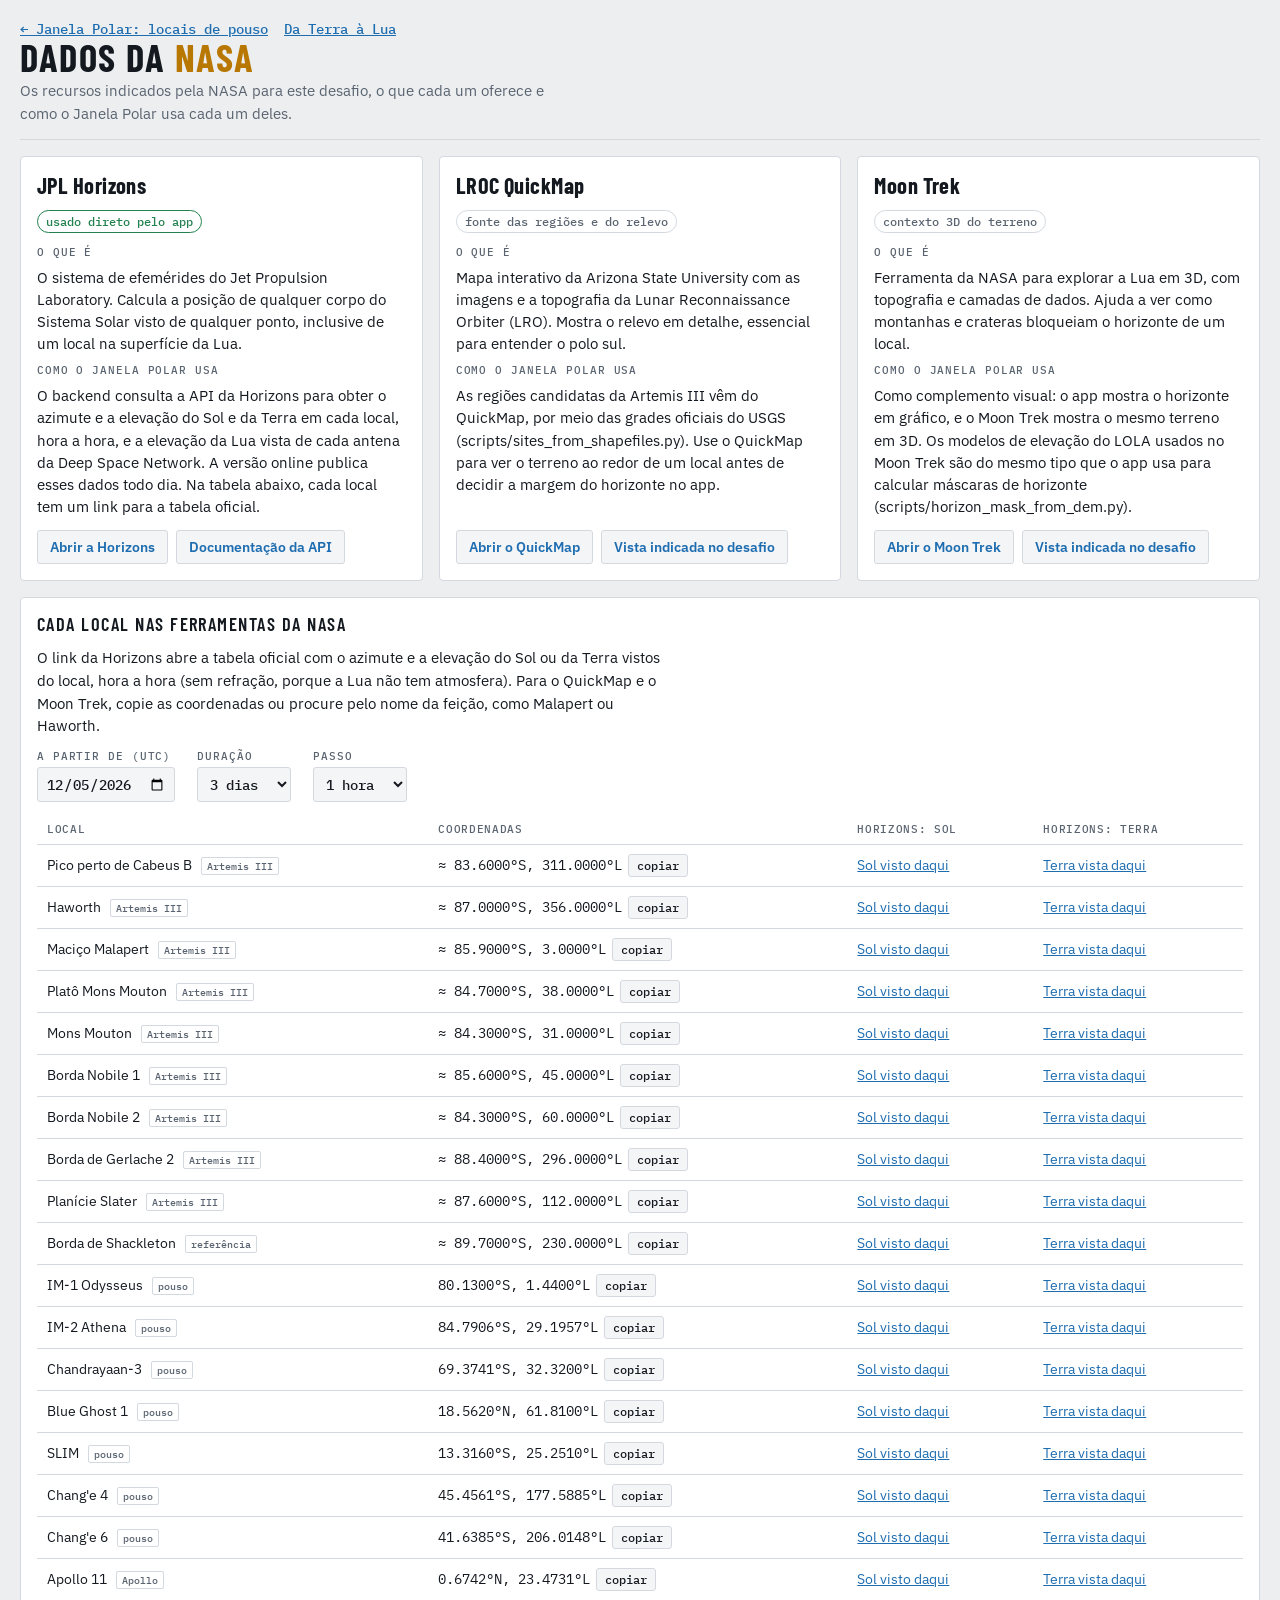
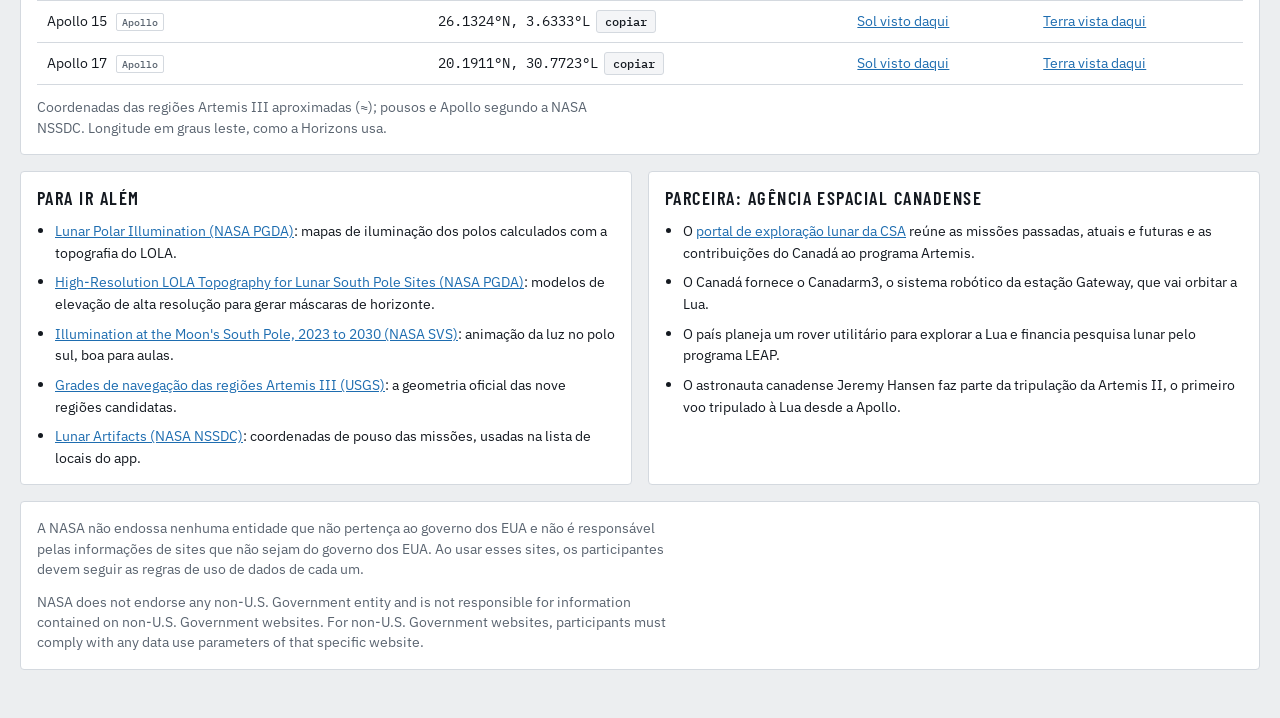
<file: frontend/dados-nasa.html>
<!doctype html>
<html lang="pt-BR">
<head>
<meta charset="utf-8">
<meta name="viewport" content="width=device-width, initial-scale=1, viewport-fit=cover">
<title>Dados da NASA · Janela Polar</title>
<meta name="description" content="Os recursos da NASA usados pelo Janela Polar e atalhos para abrir cada local na JPL Horizons, no QuickMap e no Moon Trek.">
<link rel="icon" href="data:image/svg+xml,%3Csvg xmlns=%22http://www.w3.org/2000/svg%22 viewBox=%220 0 16 16%22%3E%3Ccircle cx=%228%22 cy=%228%22 r=%227%22 fill=%22%23b8b2a6%22/%3E%3Cpath d=%22M8 1a7 7 0 0 0 0 14z%22 fill=%22%2307090c%22/%3E%3C/svg%3E">
<link rel="preconnect" href="https://fonts.googleapis.com">
<link rel="preconnect" href="https://fonts.gstatic.com" crossorigin>
<link rel="stylesheet" href="https://fonts.googleapis.com/css2?family=Barlow+Condensed:wght@500;600;700&family=IBM+Plex+Mono:wght@400;500&family=IBM+Plex+Sans:wght@400;500;600&display=swap">
<link rel="stylesheet" href="css/app.css">
<style>
/* Estilos só desta página; cores e tipografia vêm de css/app.css */
.nav{display:flex;flex-wrap:wrap;gap:6px 16px;font:500 .85rem var(--f-mono)}
.nav a,.res a,.more a,td a{color:var(--earth)}
.res{display:grid;grid-template-columns:repeat(auto-fit,minmax(260px,1fr));gap:16px}
.res .card h3{font:700 1.4rem/1.1 var(--f-display);margin:0;letter-spacing:.02em}
.res dl{margin:0;display:flex;flex-direction:column;gap:8px;font-size:.92rem}
.res dt{font:500 .7rem var(--f-mono);letter-spacing:.08em;text-transform:uppercase;color:var(--muted)}
.res dd{margin:0;max-width:62ch}
.res .links{display:flex;flex-wrap:wrap;gap:8px;margin-top:auto}
.pill{font:500 .72rem var(--f-mono);padding:3px 8px;border-radius:999px;border:1px solid var(--line);color:var(--muted);align-self:flex-start}
.pill.direct{color:var(--both);border-color:var(--both)}
.coord{font-family:var(--f-mono);font-variant-numeric:tabular-nums}
.copy{font:500 .75rem var(--f-mono);padding:3px 8px;margin-left:6px}
.facts{margin:0;padding-left:18px;display:flex;flex-direction:column;gap:8px;font-size:.92rem}
.facts li{max-width:70ch}
.disclaimer{font-size:.85rem;color:var(--muted);max-width:80ch;margin:0}
.lede{margin:0;max-width:70ch;font-size:.95rem}
</style>
</head>
<body>
<div class="wrap">
<header>
  <div>
    <nav class="nav"><a href="index.html">← Janela Polar: locais de pouso</a><a href="terra-lua.html">Da Terra à Lua</a></nav>
    <h1>Dados da <span>NASA</span></h1>
    <p class="sub">Os recursos indicados pela NASA para este desafio, o que cada um oferece e como o Janela Polar usa cada um deles.</p>
  </div>
</header>

<section class="res" aria-label="Recursos da NASA">
  <div class="card">
    <h3>JPL Horizons</h3>
    <span class="pill direct">usado direto pelo app</span>
    <dl>
      <dt>O que é</dt><dd>O sistema de efemérides do Jet Propulsion Laboratory. Calcula a posição de qualquer corpo do Sistema Solar visto de qualquer ponto, inclusive de um local na superfície da Lua.</dd>
      <dt>Como o Janela Polar usa</dt><dd>O backend consulta a API da Horizons para obter o azimute e a elevação do Sol e da Terra em cada local, hora a hora, e a elevação da Lua vista de cada antena da Deep Space Network. A versão online publica esses dados todo dia. Na tabela abaixo, cada local tem um link para a tabela oficial.</dd>
    </dl>
    <div class="links"><a class="btn" href="https://ssd.jpl.nasa.gov/horizons/" target="_blank" rel="noopener">Abrir a Horizons</a><a class="btn" href="https://ssd-api.jpl.nasa.gov/doc/horizons.html" target="_blank" rel="noopener">Documentação da API</a></div>
  </div>
  <div class="card">
    <h3>LROC QuickMap</h3>
    <span class="pill">fonte das regiões e do relevo</span>
    <dl>
      <dt>O que é</dt><dd>Mapa interativo da Arizona State University com as imagens e a topografia da Lunar Reconnaissance Orbiter (LRO). Mostra o relevo em detalhe, essencial para entender o polo sul.</dd>
      <dt>Como o Janela Polar usa</dt><dd>As regiões candidatas da Artemis III vêm do QuickMap, por meio das grades oficiais do USGS (scripts/sites_from_shapefiles.py). Use o QuickMap para ver o terreno ao redor de um local antes de decidir a margem do horizonte no app.</dd>
    </dl>
    <div class="links"><a class="btn" href="https://quickmap.lroc.asu.edu/" target="_blank" rel="noopener">Abrir o QuickMap</a><a class="btn" href="https://quickmap.lroc.im-ldi.com/?prjExtent=-2745969.2190026%2C-1843108.4242067%2C4098223.6680267%2C1631691.5757933&amp;earthShadowEnabled=true&amp;proj=10&amp;stack=3314&amp;defs=N4IgzGCMAsIFygPYAcCGBjAlgFwJ70gF9Cg" target="_blank" rel="noopener">Vista indicada no desafio</a></div>
  </div>
  <div class="card">
    <h3>Moon Trek</h3>
    <span class="pill">contexto 3D do terreno</span>
    <dl>
      <dt>O que é</dt><dd>Ferramenta da NASA para explorar a Lua em 3D, com topografia e camadas de dados. Ajuda a ver como montanhas e crateras bloqueiam o horizonte de um local.</dd>
      <dt>Como o Janela Polar usa</dt><dd>Como complemento visual: o app mostra o horizonte em gráfico, e o Moon Trek mostra o mesmo terreno em 3D. Os modelos de elevação do LOLA usados no Moon Trek são do mesmo tipo que o app usa para calcular máscaras de horizonte (scripts/horizon_mask_from_dem.py).</dd>
    </dl>
    <div class="links"><a class="btn" href="https://trek.nasa.gov/moon/" target="_blank" rel="noopener">Abrir o Moon Trek</a><a class="btn" href="https://trek.nasa.gov/moon/#v=0.1&amp;x=0&amp;y=0&amp;z=1&amp;p=urn%3Aogc%3Adef%3Acrs%3AEPSG%3A%3A104903&amp;d=&amp;locale=&amp;b=moon&amp;e=-337.32421245770024%2C-168.04687186532644%2C337.32421245770024%2C168.04687186532644&amp;sfz=&amp;w=" target="_blank" rel="noopener">Vista indicada no desafio</a></div>
  </div>
</section>

<section class="card" aria-label="Locais nas ferramentas da NASA">
  <div class="tlhead"><h2>Cada local nas ferramentas da NASA</h2></div>
  <p class="lede">O link da Horizons abre a tabela oficial com o azimute e a elevação do Sol ou da Terra vistos do local, hora a hora (sem refração, porque a Lua não tem atmosfera). Para o QuickMap e o Moon Trek, copie as coordenadas ou procure pelo nome da feição, como Malapert ou Haworth.</p>
  <div class="controls">
    <label class="ctl"><span class="lbl">A partir de (UTC)</span><input type="date" id="hStart"></label>
    <label class="ctl"><span class="lbl">Duração</span><select id="hDays"><option value="1">1 dia</option><option value="3" selected>3 dias</option><option value="14">14 dias</option></select></label>
    <label class="ctl"><span class="lbl">Passo</span><select id="hStep"><option value="10 m">10 min</option><option value="1 h" selected>1 hora</option><option value="6 h">6 horas</option></select></label>
  </div>
  <div class="tablewrap"><table id="tbl"><thead><tr><th>Local</th><th>Coordenadas</th><th>Horizons: Sol</th><th>Horizons: Terra</th></tr></thead><tbody></tbody></table></div>
  <p class="note">Coordenadas das regiões Artemis III aproximadas (≈); pousos e Apollo segundo a NASA NSSDC. Longitude em graus leste, como a Horizons usa.</p>
</section>

<section class="cols">
  <div class="card more"><h2>Para ir além</h2><ul class="facts">
    <li><a href="https://pgda.gsfc.nasa.gov/products/69" target="_blank" rel="noopener">Lunar Polar Illumination (NASA PGDA)</a>: mapas de iluminação dos polos calculados com a topografia do LOLA.</li>
    <li><a href="https://pgda.gsfc.nasa.gov/products/78" target="_blank" rel="noopener">High-Resolution LOLA Topography for Lunar South Pole Sites (NASA PGDA)</a>: modelos de elevação de alta resolução para gerar máscaras de horizonte.</li>
    <li><a href="https://svs.gsfc.nasa.gov/4930/" target="_blank" rel="noopener">Illumination at the Moon's South Pole, 2023 to 2030 (NASA SVS)</a>: animação da luz no polo sul, boa para aulas.</li>
    <li><a href="https://www.usgs.gov/data/down-selected-artemis-iii-candidate-landing-site-navigational-grids" target="_blank" rel="noopener">Grades de navegação das regiões Artemis III (USGS)</a>: a geometria oficial das nove regiões candidatas.</li>
    <li><a href="https://nssdc.gsfc.nasa.gov/planetary/lunar/lunar_artifact_impacts.html" target="_blank" rel="noopener">Lunar Artifacts (NASA NSSDC)</a>: coordenadas de pouso das missões, usadas na lista de locais do app.</li>
  </ul></div>
  <div class="card more"><h2>Parceira: Agência Espacial Canadense</h2><ul class="facts">
    <li>O <a href="https://www.asc-csa.gc.ca/eng/astronomy/moon-exploration/" target="_blank" rel="noopener">portal de exploração lunar da CSA</a> reúne as missões passadas, atuais e futuras e as contribuições do Canadá ao programa Artemis.</li>
    <li>O Canadá fornece o Canadarm3, o sistema robótico da estação Gateway, que vai orbitar a Lua.</li>
    <li>O país planeja um rover utilitário para explorar a Lua e financia pesquisa lunar pelo programa LEAP.</li>
    <li>O astronauta canadense Jeremy Hansen faz parte da tripulação da Artemis II, o primeiro voo tripulado à Lua desde a Apollo.</li>
  </ul></div>
</section>

<section class="card" aria-label="Aviso">
  <p class="disclaimer">A NASA não endossa nenhuma entidade que não pertença ao governo dos EUA e não é responsável pelas informações de sites que não sejam do governo dos EUA. Ao usar esses sites, os participantes devem seguir as regras de uso de dados de cada um.</p>
  <p class="disclaimer" lang="en">NASA does not endorse any non-U.S. Government entity and is not responsible for information contained on non-U.S. Government websites. For non-U.S. Government websites, participants must comply with any data use parameters of that specific website.</p>
</section>
</div>

<script src="js/dados-nasa.js"></script>
</body>
</html>
</file>
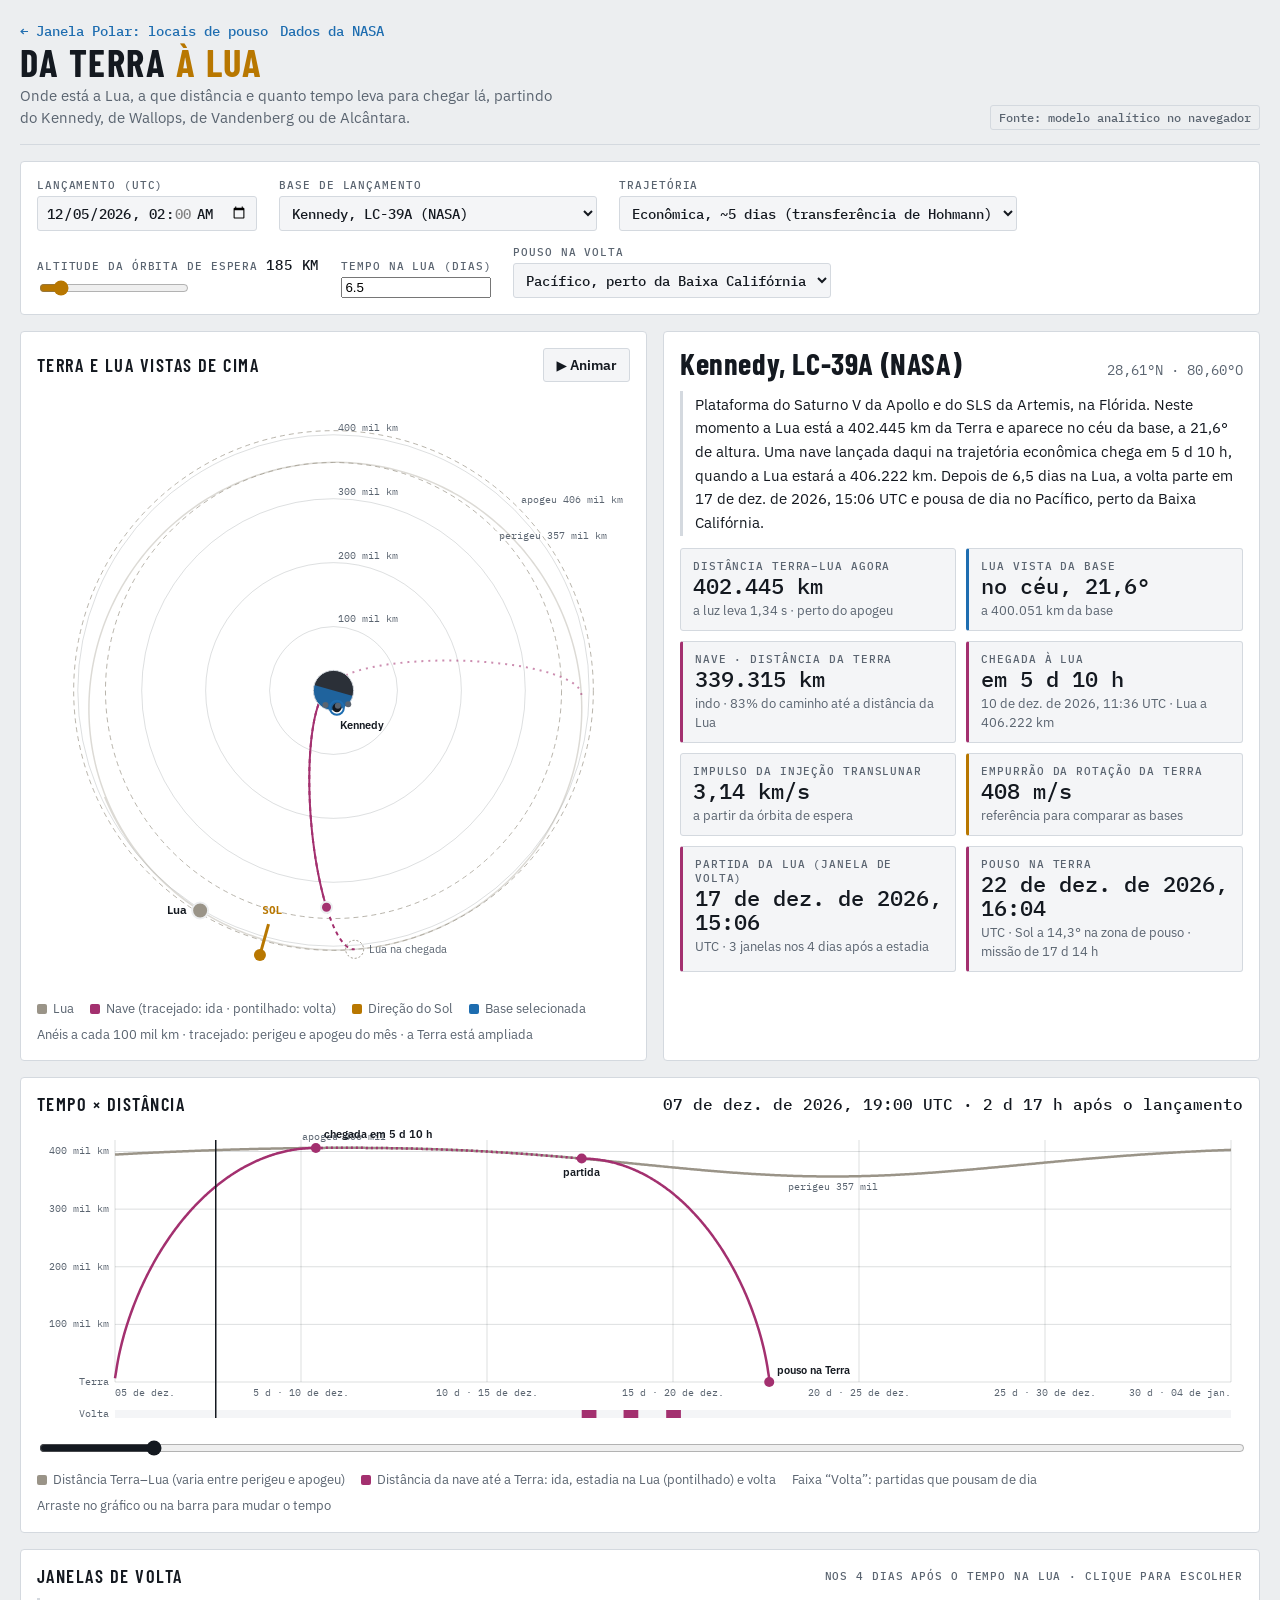
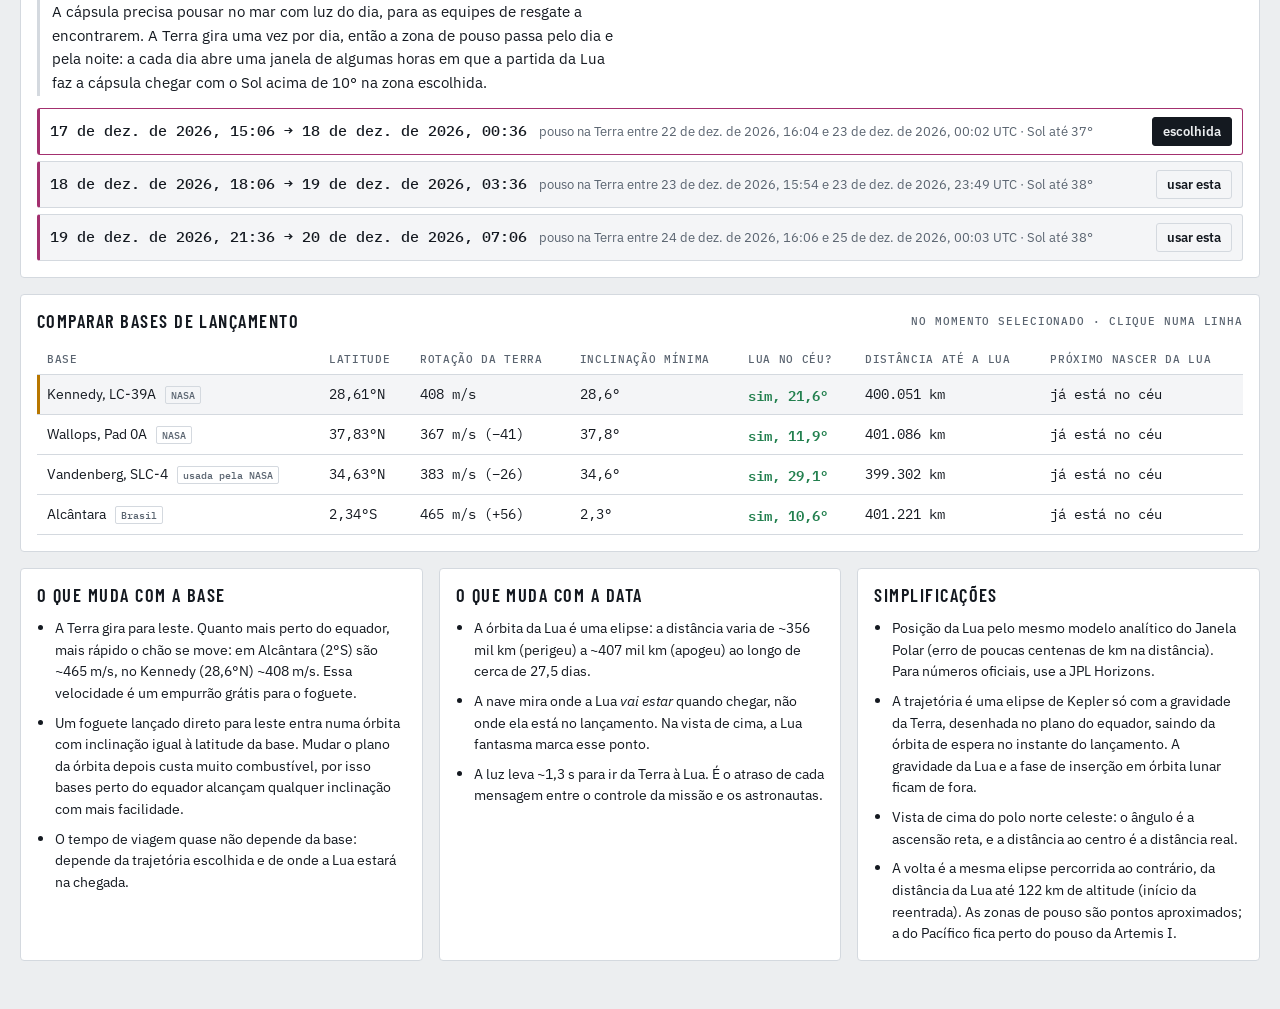
<file: frontend/terra-lua.html>
<!doctype html>
<html lang="pt-BR">
<head>
<meta charset="utf-8">
<meta name="viewport" content="width=device-width, initial-scale=1, viewport-fit=cover">
<title>Da Terra à Lua · Janela Polar</title>
<meta name="description" content="Simulação de tempo e distância entre a Terra e a Lua a partir de bases de lançamento da NASA e de Alcântara.">
<link rel="icon" href="data:image/svg+xml,%3Csvg xmlns=%22http://www.w3.org/2000/svg%22 viewBox=%220 0 16 16%22%3E%3Ccircle cx=%228%22 cy=%228%22 r=%227%22 fill=%22%23b8b2a6%22/%3E%3Cpath d=%22M8 1a7 7 0 0 0 0 14z%22 fill=%22%2307090c%22/%3E%3C/svg%3E">
<link rel="preconnect" href="https://fonts.googleapis.com">
<link rel="preconnect" href="https://fonts.gstatic.com" crossorigin>
<link rel="stylesheet" href="https://fonts.googleapis.com/css2?family=Barlow+Condensed:wght@500;600;700&family=IBM+Plex+Mono:wght@400;500&family=IBM+Plex+Sans:wght@400;500;600&display=swap">
<link rel="stylesheet" href="css/app.css">
<style>
/* Estilos só desta página; cores e tipografia vêm de css/app.css */
:root{--craft:#c9579a}
@media (prefers-color-scheme: light){:root:not([data-theme="dark"]){--craft:#a3306f}}
:root[data-theme="light"]{--craft:#a3306f}
.back{font:500 .85rem var(--f-mono);color:var(--earth);text-decoration:none}
.back:hover{text-decoration:underline}
#orbit{aspect-ratio:1/1;max-width:100%}
#dist{height:300px;cursor:ew-resize}
.ro.craft{border-left:3px solid var(--craft)}
.controls input[type=datetime-local]{font:500 .9rem var(--f-mono);background:var(--panel-2);color:var(--fg);border:1px solid var(--line);border-radius:3px;padding:6px 8px}
.facts{margin:0;padding-left:18px;display:flex;flex-direction:column;gap:8px;font-size:.92rem}
.facts li{max-width:68ch}
.row{display:flex;flex-wrap:wrap;gap:8px;align-items:center}
.explain{margin:0;font-size:.95rem;line-height:1.55;max-width:65ch;border-left:3px solid var(--line);padding:2px 0 2px 12px}
td.yes{color:var(--both);font-weight:600} td.no{color:var(--muted)}
.retlist li{border-left-color:var(--craft)}
.retlist li.chosen{background:var(--panel);border-color:var(--craft)}
</style>
</head>
<body>
<div class="wrap">
<header>
  <div>
    <a class="back" href="index.html">← Janela Polar: locais de pouso</a> &nbsp; <a class="back" href="dados-nasa.html">Dados da NASA</a>
    <h1>Da Terra <span>à Lua</span></h1>
    <p class="sub">Onde está a Lua, a que distância e quanto tempo leva para chegar lá, partindo do Kennedy, de Wallops, de Vandenberg ou de Alcântara.</p>
  </div>
  <span class="tag" title="De onde vêm as posições">Fonte: modelo analítico no navegador</span>
</header>

<section class="card" aria-label="Parâmetros da viagem">
  <div class="controls">
    <label class="ctl"><span class="lbl">Lançamento (UTC)</span><input type="datetime-local" id="launch" step="3600"></label>
    <label class="ctl"><span class="lbl">Base de lançamento</span><select id="site"></select></label>
    <label class="ctl"><span class="lbl">Trajetória</span>
      <select id="traj">
        <option value="fast">Rápida, ~3 dias (como a Apollo)</option>
        <option value="hohmann" selected>Econômica, ~5 dias (transferência de Hohmann)</option>
      </select></label>
    <label class="ctl"><span class="lbl">Altitude da órbita de espera <output id="parkO"></output></span><input type="range" id="park" min="160" max="400" step="5" value="185"></label>
    <label class="ctl"><span class="lbl">Tempo na Lua (dias)</span><input type="number" id="stay" min="0.5" max="14" step="0.5" value="6.5"></label>
    <label class="ctl"><span class="lbl">Pouso na volta</span><select id="zone"></select></label>
  </div>
</section>

<div class="main">
  <section class="card" aria-label="Terra e Lua vistas de cima">
    <div class="maphead">
      <h2>Terra e Lua vistas de cima</h2>
      <div class="toggles"><button id="play" aria-pressed="false">▶ Animar</button></div>
    </div>
    <canvas id="orbit" aria-label="Vista de cima: anéis de distância, órbita da Lua, nave e bases de lançamento"></canvas>
    <div class="legend">
      <span><span class="sw" style="background:var(--lit)"></span>Lua</span>
      <span><span class="sw" style="background:var(--craft)"></span>Nave (tracejado: ida · pontilhado: volta)</span>
      <span><span class="sw" style="background:var(--sun)"></span>Direção do Sol</span>
      <span><span class="sw" style="background:var(--earth)"></span>Base selecionada</span>
      <span>Anéis a cada 100 mil km · tracejado: perigeu e apogeu do mês · a Terra está ampliada</span>
    </div>
  </section>

  <section class="card" aria-live="polite">
    <div class="site-title"><h3 id="sName">—</h3><span class="coords" id="sCoords"></span></div>
    <p class="explain" id="explain"></p>
    <div class="readouts">
      <div class="ro"><span class="lbl">Distância Terra–Lua agora</span><span class="v" id="rDist">—</span><span class="d" id="rDistD"></span></div>
      <div class="ro earth"><span class="lbl">Lua vista da base</span><span class="v" id="rSite">—</span><span class="d" id="rSiteD"></span></div>
      <div class="ro craft"><span class="lbl">Nave · distância da Terra</span><span class="v" id="rCraft">—</span><span class="d" id="rCraftD"></span></div>
      <div class="ro craft"><span class="lbl">Chegada à Lua</span><span class="v" id="rArr">—</span><span class="d" id="rArrD"></span></div>
      <div class="ro"><span class="lbl">Impulso da injeção translunar</span><span class="v" id="rDv">—</span><span class="d">a partir da órbita de espera</span></div>
      <div class="ro sun"><span class="lbl">Empurrão da rotação da Terra</span><span class="v" id="rRot">—</span><span class="d" id="rRotD"></span></div>
      <div class="ro craft"><span class="lbl">Partida da Lua (janela de volta)</span><span class="v" id="rRet">—</span><span class="d" id="rRetD"></span></div>
      <div class="ro craft"><span class="lbl">Pouso na Terra</span><span class="v" id="rHome">—</span><span class="d" id="rHomeD"></span></div>
    </div>
  </section>
</div>

<section class="card" aria-label="Tempo e distância">
  <div class="tlhead">
    <h2>Tempo × distância</h2>
    <span class="now" id="nowLbl"></span>
  </div>
  <canvas id="dist" aria-label="Distância da Lua e da nave em relação à Terra ao longo de 30 dias"></canvas>
  <input type="range" id="scrub" min="0" max="720" step="0.5" value="0" aria-label="Tempo desde o lançamento">
  <div class="legend">
    <span><span class="sw" style="background:var(--lit)"></span>Distância Terra–Lua (varia entre perigeu e apogeu)</span>
    <span><span class="sw" style="background:var(--craft)"></span>Distância da nave até a Terra: ida, estadia na Lua (pontilhado) e volta</span>
    <span>Faixa “Volta”: partidas que pousam de dia</span>
    <span>Arraste no gráfico ou na barra para mudar o tempo</span>
  </div>
</section>

<section class="card" aria-label="Janelas de volta">
  <div class="tlhead"><h2>Janelas de volta</h2><span class="lbl">nos 4 dias após o tempo na Lua · clique para escolher</span></div>
  <p class="explain">A cápsula precisa pousar no mar com luz do dia, para as equipes de resgate a encontrarem. A Terra gira uma vez por dia, então a zona de pouso passa pelo dia e pela noite: a cada dia abre uma janela de algumas horas em que a partida da Lua faz a cápsula chegar com o Sol acima de 10° na zona escolhida.</p>
  <ol class="retlist" id="retList"></ol>
</section>

<section class="card" aria-label="Comparar bases">
  <div class="tlhead"><h2>Comparar bases de lançamento</h2><span class="lbl">no momento selecionado · clique numa linha</span></div>
  <div class="tablewrap"><table id="tbl"><thead><tr>
    <th>Base</th><th>Latitude</th><th>Rotação da Terra</th><th>Inclinação mínima</th><th>Lua no céu?</th><th>Distância até a Lua</th><th>Próximo nascer da Lua</th>
  </tr></thead><tbody></tbody></table></div>
</section>

<section class="cols">
  <div class="card"><h2>O que muda com a base</h2><ul class="facts">
    <li>A Terra gira para leste. Quanto mais perto do equador, mais rápido o chão se move: em Alcântara (2°S) são ~465 m/s, no Kennedy (28,6°N) ~408 m/s. Essa velocidade é um empurrão grátis para o foguete.</li>
    <li>Um foguete lançado direto para leste entra numa órbita com inclinação igual à latitude da base. Mudar o plano da órbita depois custa muito combustível, por isso bases perto do equador alcançam qualquer inclinação com mais facilidade.</li>
    <li>O tempo de viagem quase não depende da base: depende da trajetória escolhida e de onde a Lua estará na chegada.</li>
  </ul></div>
  <div class="card"><h2>O que muda com a data</h2><ul class="facts">
    <li>A órbita da Lua é uma elipse: a distância varia de ~356 mil km (perigeu) a ~407 mil km (apogeu) ao longo de cerca de 27,5 dias.</li>
    <li>A nave mira onde a Lua <em>vai estar</em> quando chegar, não onde ela está no lançamento. Na vista de cima, a Lua fantasma marca esse ponto.</li>
    <li>A luz leva ~1,3 s para ir da Terra à Lua. É o atraso de cada mensagem entre o controle da missão e os astronautas.</li>
  </ul></div>
  <div class="card"><h2>Simplificações</h2><ul class="facts">
    <li>Posição da Lua pelo mesmo modelo analítico do Janela Polar (erro de poucas centenas de km na distância). Para números oficiais, use a JPL Horizons.</li>
    <li>A trajetória é uma elipse de Kepler só com a gravidade da Terra, desenhada no plano do equador, saindo da órbita de espera no instante do lançamento. A gravidade da Lua e a fase de inserção em órbita lunar ficam de fora.</li>
    <li>Vista de cima do polo norte celeste: o ângulo é a ascensão reta, e a distância ao centro é a distância real.</li>
    <li>A volta é a mesma elipse percorrida ao contrário, da distância da Lua até 122 km de altitude (início da reentrada). As zonas de pouso são pontos aproximados; a do Pacífico fica perto do pouso da Artemis I.</li>
  </ul></div>
</section>
</div>

<script src="js/engine.js"></script>
<script src="js/terra-lua.js"></script>
</body>
</html>
</file>
<file: frontend/css/app.css>
/* Layout: console de missão — barra de controles, mapa polar + painel do local, linha do tempo, tabela comparativa */
:root{
  --bg:#0e1115; --panel:#151a20; --panel-2:#1b2129; --line:#29313b; --fg:#e4e7ea; --muted:#8e98a3;
  --sun:#f0b443; --earth:#5ea8e4; --both:#6fcf9a; --warn:#e2725b;
  --lit:#b8b2a6; --shade:#07090c; --grid:rgba(200,210,220,.14);
  --f-display:"Barlow Condensed","Arial Narrow",system-ui,sans-serif;
  --f-body:"IBM Plex Sans",system-ui,-apple-system,"Segoe UI",sans-serif;
  --f-mono:"IBM Plex Mono",ui-monospace,"SFMono-Regular",Menlo,monospace;
  color-scheme:dark;
}
@media (prefers-color-scheme: light){:root:not([data-theme="dark"]){
  --bg:#eceef0; --panel:#ffffff; --panel-2:#f4f5f7; --line:#d4d9df; --fg:#141920; --muted:#5a6470;
  --sun:#b87700; --earth:#1e6db0; --both:#23804f; --warn:#b5442c;
  --lit:#9a9488; --shade:#2b3038; --grid:rgba(20,30,40,.14); color-scheme:light}}
:root[data-theme="light"]{
  --bg:#eceef0; --panel:#ffffff; --panel-2:#f4f5f7; --line:#d4d9df; --fg:#141920; --muted:#5a6470;
  --sun:#b87700; --earth:#1e6db0; --both:#23804f; --warn:#b5442c;
  --lit:#9a9488; --shade:#2b3038; --grid:rgba(20,30,40,.14); color-scheme:light}
*{box-sizing:border-box}
body{background:var(--bg);color:var(--fg);font:15px/1.5 var(--f-body);margin:0}
.wrap{max-width:1280px;margin:0 auto;padding-inline:20px;padding-block:20px 48px;display:flex;flex-direction:column;gap:16px}
header{display:flex;flex-wrap:wrap;align-items:flex-end;justify-content:space-between;gap:12px;border-bottom:1px solid var(--line);padding-bottom:14px}
h1{font:700 2.4rem/1 var(--f-display);letter-spacing:.04em;text-transform:uppercase;margin:0}
h1 span{color:var(--sun)}
.sub{color:var(--muted);margin:4px 0 0;max-width:60ch}
.tag{font:500 .75rem var(--f-mono);color:var(--muted);border:1px solid var(--line);padding:4px 8px;border-radius:3px;max-width:100%}
.tag[data-state="horizons"]{color:var(--both);border-color:var(--both)}
.tag[data-state="loading"]{color:var(--sun);border-color:var(--sun)}
a.btn{font:600 .85rem var(--f-body);background:var(--panel-2);color:var(--fg);border:1px solid var(--line);border-radius:3px;padding:7px 12px;text-decoration:none}
a.btn:hover{border-color:var(--muted)}
h2{font:600 1.15rem/1.1 var(--f-display);letter-spacing:.08em;text-transform:uppercase;margin:0;color:var(--fg)}
.lbl{font:500 .7rem var(--f-mono);letter-spacing:.08em;text-transform:uppercase;color:var(--muted)}
.card{background:var(--panel);border:1px solid var(--line);border-radius:4px;padding:16px;min-width:0;display:flex;flex-direction:column;gap:12px}
.controls{display:flex;flex-wrap:wrap;gap:14px 22px;align-items:flex-end}
.ctl{display:flex;flex-direction:column;gap:4px;min-width:0}
.ctl output{font:500 .85rem var(--f-mono);color:var(--fg)}
input[type=date],select{font:500 .9rem var(--f-mono);background:var(--panel-2);color:var(--fg);border:1px solid var(--line);border-radius:3px;padding:6px 8px}
input[type=range]{width:150px;accent-color:var(--sun)}
button{font:600 .85rem var(--f-body);background:var(--panel-2);color:var(--fg);border:1px solid var(--line);border-radius:3px;padding:7px 12px;cursor:pointer}
button:hover{border-color:var(--muted)}
button:focus-visible,input:focus-visible,select:focus-visible,th:focus-visible,tr:focus-visible{outline:2px solid var(--earth);outline-offset:2px}
button[aria-pressed="true"]{background:var(--fg);color:var(--bg);border-color:var(--fg)}
.main{display:grid;grid-template-columns:minmax(0,1.05fr) minmax(0,1fr);gap:16px}
@media (max-width:860px){.main{grid-template-columns:1fr}}
.maphead{display:flex;flex-wrap:wrap;justify-content:space-between;align-items:center;gap:8px}
.toggles{display:flex;gap:6px;flex-wrap:wrap}
canvas{display:block;width:100%;touch-action:none}
#map{aspect-ratio:1/1;max-width:100%;cursor:crosshair}
.legend{display:flex;flex-wrap:wrap;gap:6px 16px;font-size:.82rem;color:var(--muted)}
.sw{display:inline-block;width:10px;height:10px;border-radius:2px;margin-right:6px;vertical-align:-1px}
.site-title{display:flex;flex-wrap:wrap;justify-content:space-between;gap:8px;align-items:baseline}
.site-title h3{font:700 1.9rem/1 var(--f-display);margin:0;letter-spacing:.02em}
.coords{font:400 .85rem var(--f-mono);color:var(--muted)}
.status{display:inline-flex;align-items:center;gap:8px;font:600 .8rem var(--f-mono);text-transform:uppercase;letter-spacing:.06em;padding:5px 10px;border-radius:999px;border:1px solid currentColor}
.status::before{content:"";width:8px;height:8px;border-radius:50%;background:currentColor}
.readouts{display:grid;grid-template-columns:repeat(2,minmax(0,1fr));gap:10px}
.ro{background:var(--panel-2);border:1px solid var(--line);border-radius:3px;padding:10px 12px;display:flex;flex-direction:column;gap:2px}
.ro .v{font:500 1.35rem/1.1 var(--f-mono);font-variant-numeric:tabular-nums}
.ro .d{font-size:.8rem;color:var(--muted)}
.ro.sun{border-left:3px solid var(--sun)} .ro.earth{border-left:3px solid var(--earth)}
.chips{display:flex;gap:6px;flex-wrap:wrap}
.chip{font:500 .75rem var(--f-mono);padding:3px 8px;border-radius:3px;border:1px solid var(--line);color:var(--muted)}
.chip.on{color:var(--earth);border-color:var(--earth)}
.note{font-size:.85rem;color:var(--muted);margin:0;max-width:70ch}
#horizon{height:170px}
#timeline{height:280px;cursor:ew-resize}
.tlhead{display:flex;flex-wrap:wrap;justify-content:space-between;align-items:center;gap:10px}
.now{font:500 1rem var(--f-mono);font-variant-numeric:tabular-nums}
#scrub{width:100%;accent-color:var(--fg)}
.tablewrap{overflow-x:auto}
table{border-collapse:collapse;width:100%;min-width:860px;font-size:.88rem}
th{font:500 .7rem var(--f-mono);letter-spacing:.06em;text-transform:uppercase;color:var(--muted);text-align:left;padding:8px 10px;border-bottom:1px solid var(--line);cursor:pointer;white-space:nowrap;user-select:none}
th.sorted{color:var(--fg)}
td{padding:9px 10px;border-bottom:1px solid var(--line);font-variant-numeric:tabular-nums;white-space:nowrap}
td.num{font-family:var(--f-mono)}
tbody tr{cursor:pointer}
tbody tr:hover{background:var(--panel-2)}
tbody tr.sel{background:var(--panel-2);box-shadow:inset 3px 0 0 var(--sun)}
.bar{display:flex;align-items:center;gap:8px}
.bar i{display:block;height:6px;border-radius:2px;background:var(--line);width:70px;position:relative;overflow:hidden}
.bar i b{position:absolute;inset:0 auto 0 0;border-radius:2px}
.ref{font:500 .65rem var(--f-mono);color:var(--muted);border:1px solid var(--line);padding:1px 5px;border-radius:2px;margin-left:6px}
.cols{display:grid;grid-template-columns:repeat(auto-fit,minmax(280px,1fr));gap:16px}
.cols ul{margin:0;padding-left:18px;display:flex;flex-direction:column;gap:8px;font-size:.9rem}
.cols li{max-width:65ch}
a{color:var(--earth)}
code{font:400 .82rem var(--f-mono);background:var(--panel-2);padding:1px 4px;border-radius:2px;word-break:break-all}
@media (prefers-reduced-motion: reduce){*{transition:none!important}}

/* ===== Acréscimos: grupos, painel ampliado, cenários, planejador ===== */
.readouts{grid-template-columns:repeat(2,minmax(0,1fr))}
@media (max-width:420px){.readouts{grid-template-columns:1fr}}
.explain{margin:0;font-size:.95rem;line-height:1.55;max-width:65ch;border-left:3px solid var(--line);padding:2px 0 2px 12px}
.row{display:flex;flex-wrap:wrap;gap:8px;align-items:center}
.btn-sm{padding:5px 10px;font-size:.8rem}
.empty{color:var(--muted);font-size:.9rem;margin:0;max-width:65ch}
.best{font-weight:600;color:var(--both)}
.form{display:flex;flex-wrap:wrap;gap:10px 16px;align-items:flex-end;border-top:1px solid var(--line);padding-top:14px}
.form input[type=text],.form input[type=number],.plan-ctl input{font:500 .9rem var(--f-mono);background:var(--panel-2);color:var(--fg);border:1px solid var(--line);border-radius:3px;padding:6px 8px;width:9rem;max-width:100%}
.form input#cName{width:14rem}
.err{color:var(--warn);font-size:.85rem;margin:0;min-height:1.2em}
#planner{height:280px;cursor:pointer}
.plan-info{font:500 .85rem var(--f-mono);min-height:1.4em;margin:0;color:var(--fg)}
.scale{display:flex;align-items:center;gap:8px;font:500 .75rem var(--f-mono);color:var(--muted)}
.scale i{display:block;width:140px;height:8px;border-radius:2px;background:linear-gradient(90deg,var(--panel-2),var(--both))}
.facts{margin:0;padding-left:18px;display:flex;flex-direction:column;gap:8px;font-size:.92rem}
.facts li{max-width:68ch}
td.act{display:flex;gap:6px}

/* ===== Janelas de volta ===== */
.ret{display:flex;flex-direction:column;gap:8px;border-top:1px solid var(--line);padding-top:12px}
.ret select{font:500 .8rem var(--f-mono);background:var(--panel-2);color:var(--fg);border:1px solid var(--line);border-radius:3px;padding:3px 6px}
.retlist{margin:0;padding:0;list-style:none;display:flex;flex-direction:column;gap:6px}
.retlist li{display:flex;flex-wrap:wrap;gap:4px 12px;align-items:baseline;background:var(--panel-2);border:1px solid var(--line);border-left:3px solid var(--fg);border-radius:3px;padding:8px 10px}
.retlist .when{font:500 .95rem var(--f-mono);font-variant-numeric:tabular-nums}
.retlist .det{font-size:.82rem;color:var(--muted)}
.retlist button{margin-left:auto}
</file>
